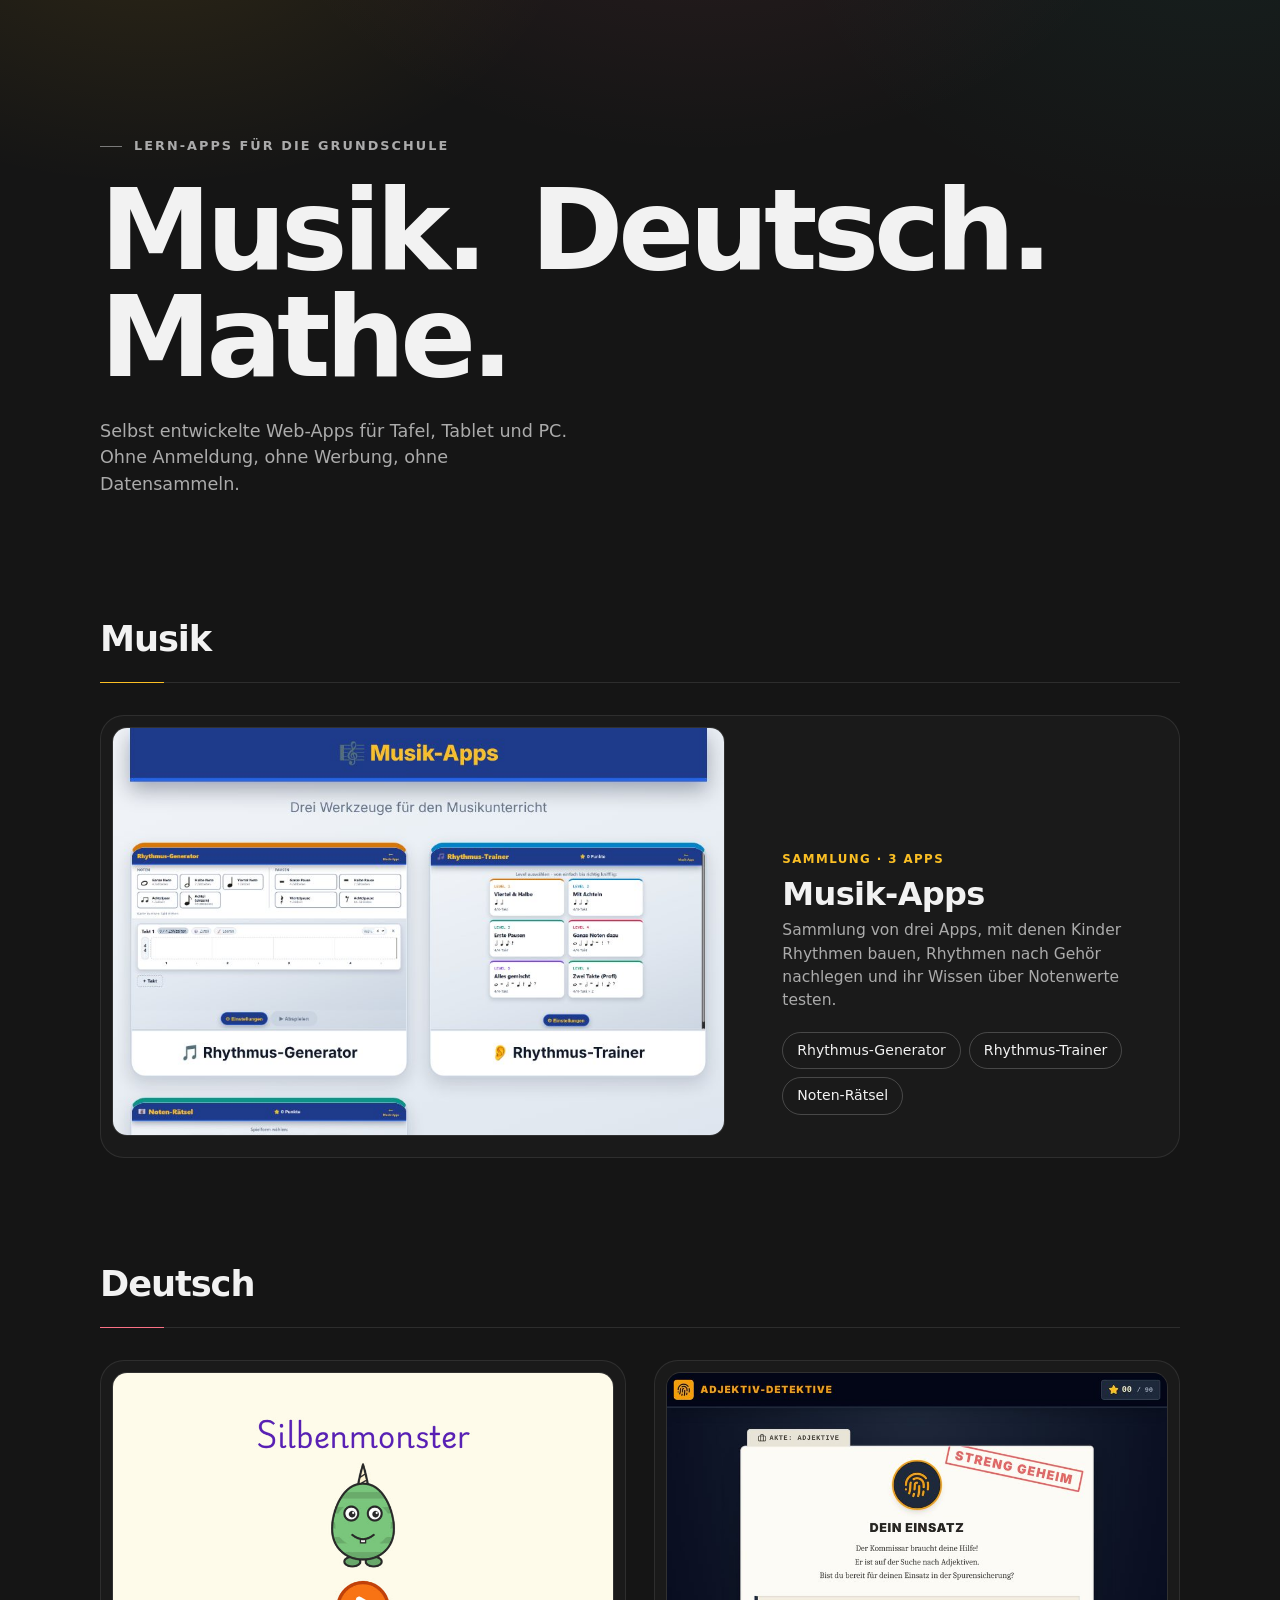
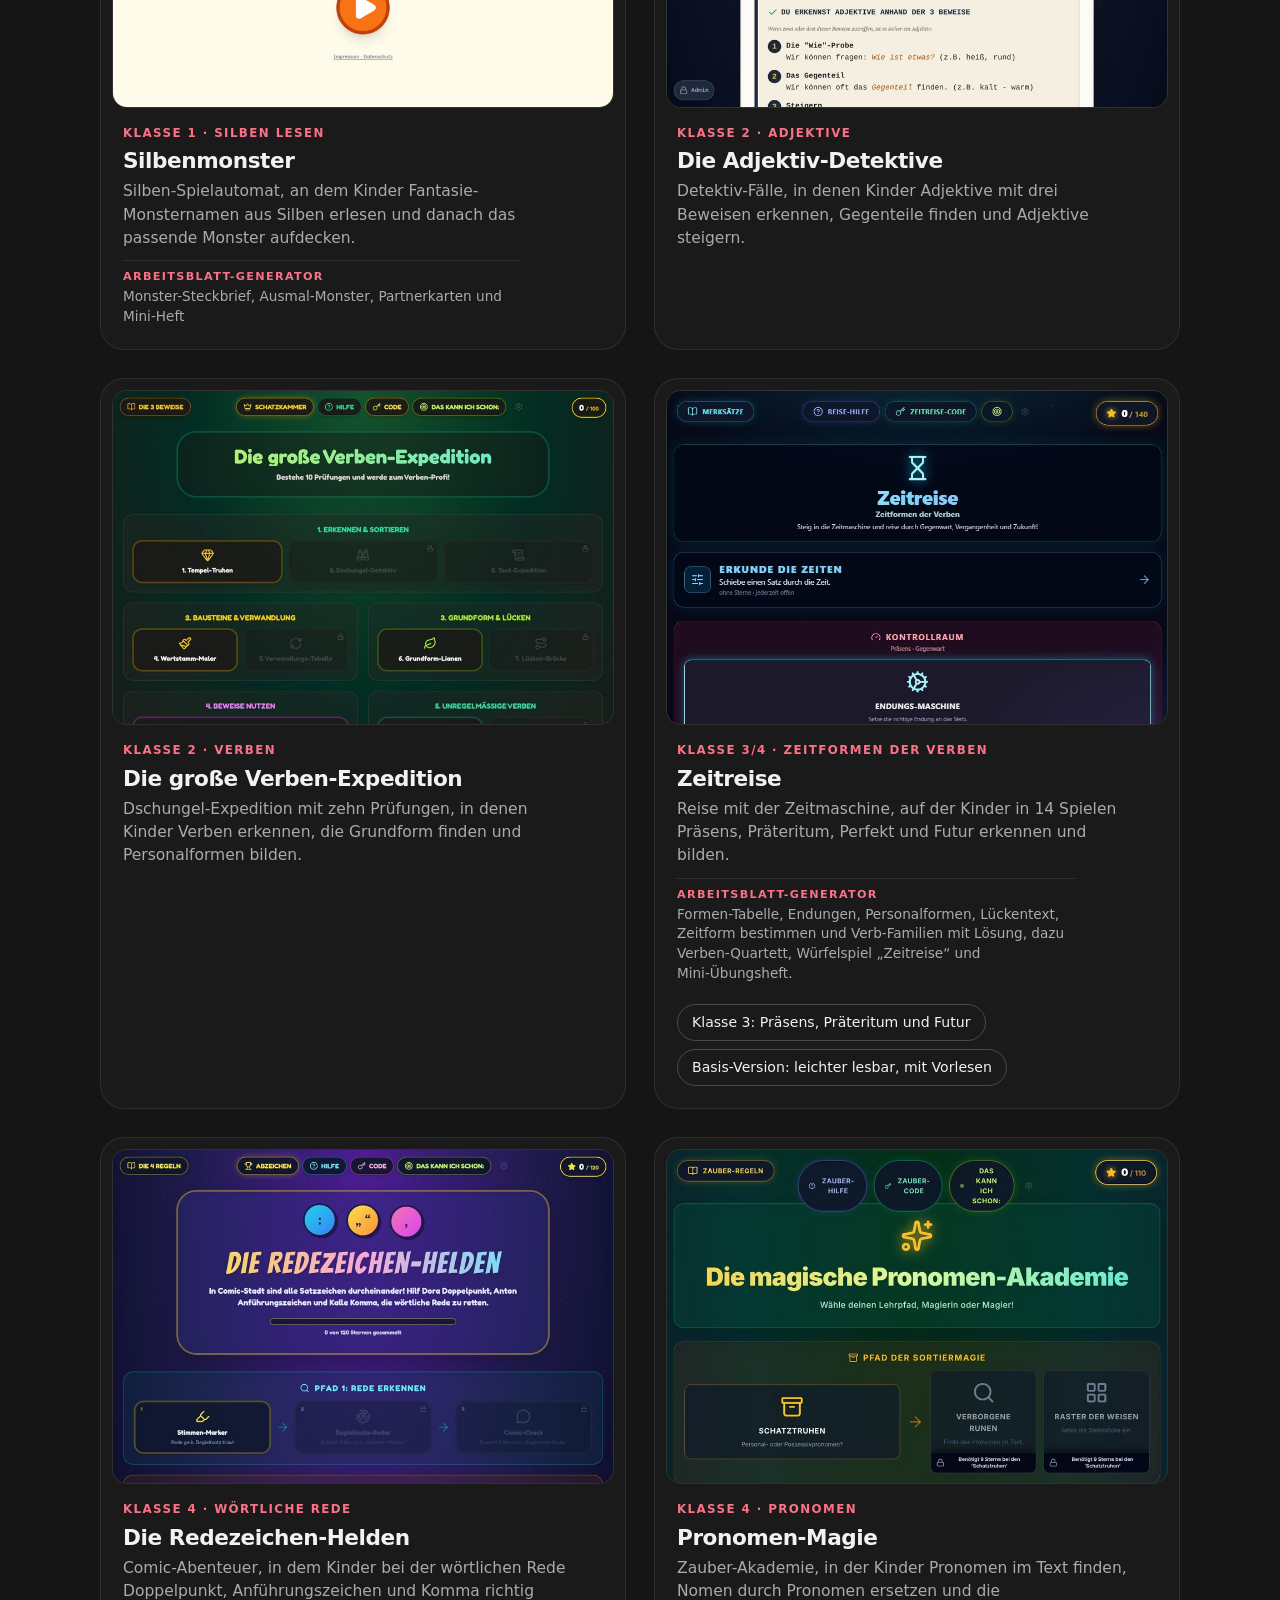
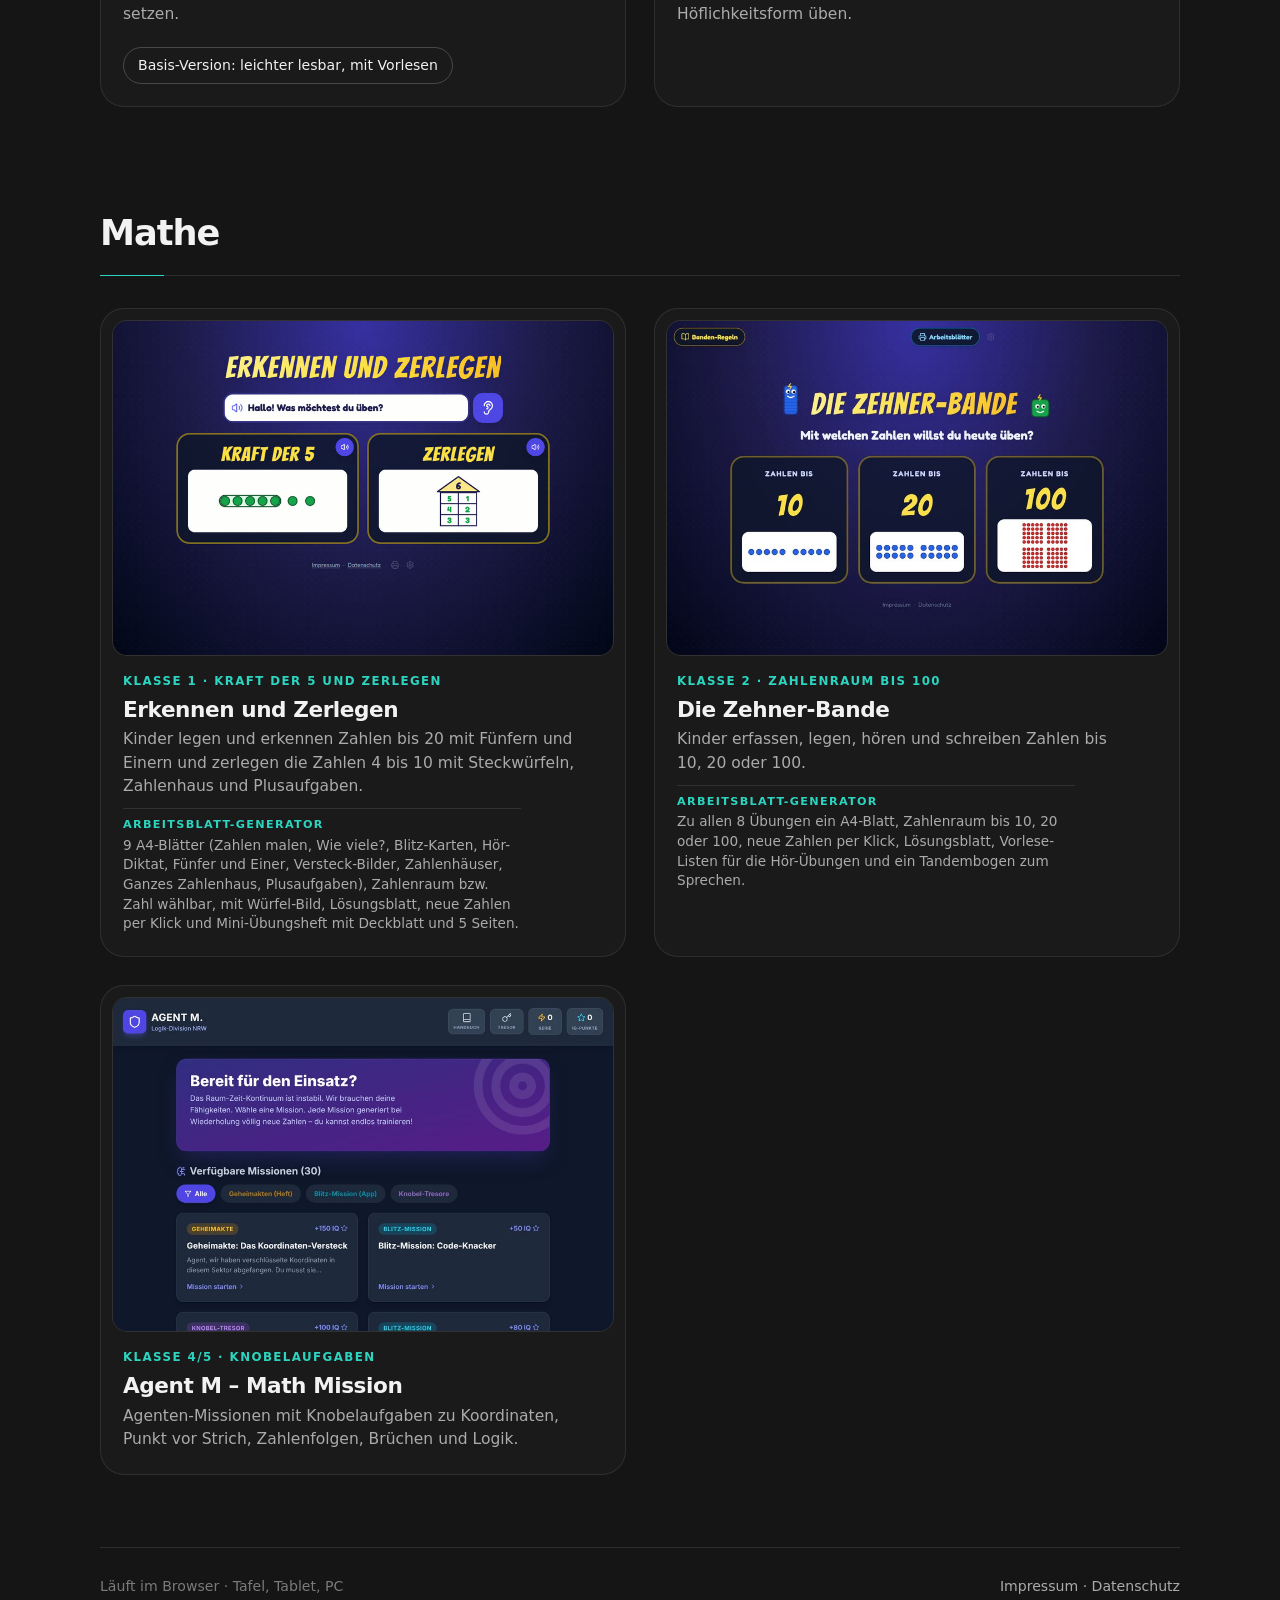
<file: index.html>
<!DOCTYPE html>
<html lang="de">
<head>
<meta charset="UTF-8">
<meta name="viewport" content="width=device-width, initial-scale=1.0">
<meta name="color-scheme" content="dark">
<meta name="theme-color" content="#151515">
<title>Lern-Apps für die Grundschule</title>
<meta name="description" content="Übersicht über selbst erstellte Lern-Apps für Musik, Deutsch und Mathe in der Grundschule.">
<link rel="stylesheet" href="style.css?v=10">
</head>
<body>

<header class="hero">
  <p class="kicker">Lern-Apps für die Grundschule</p>
  <h1>
    <a href="#musik" class="t-musik">Musik.</a>
    <a href="#deutsch" class="t-deutsch">Deutsch.</a>
    <a href="#mathe" class="t-mathe">Mathe.</a>
  </h1>
  <p class="lead">Selbst entwickelte Web-Apps für Tafel, Tablet und PC. Ohne Anmeldung, ohne Werbung, ohne Datensammeln.</p>
</header>

<main>

  <section id="musik" class="subject t-musik">
    <header class="subject-head">
      <h2>Musik</h2>
    </header>

    <div class="cards">
      <article class="card card-wide">
        <a class="card-link" href="https://mitlaeuferfotografie.github.io/Musik-Apps/">
          <span class="card-media">
            <img src="assets/musik-apps.jpg" alt="Vorschau der Musik-Apps-Übersicht" loading="lazy" width="900" height="600">
            <span class="arrow" aria-hidden="true">↗</span>
          </span>
          <span class="card-body">
            <span class="card-meta">Sammlung · 3 Apps</span>
            <span class="card-title">Musik-Apps</span>
            <span class="card-text">Sammlung von drei Apps, mit denen Kinder Rhythmen bauen, Rhythmen nach Gehör nachlegen und ihr Wissen über Notenwerte testen.</span>
          </span>
        </a>
        <ul class="sub-apps" aria-label="Direkt zu einer Musik-App">
          <li><a href="https://mitlaeuferfotografie.github.io/Rhythmus-Generator/">Rhythmus-Generator</a></li>
          <li><a href="https://mitlaeuferfotografie.github.io/Rhythmus-Trainer/">Rhythmus-Trainer</a></li>
          <li><a href="https://mitlaeuferfotografie.github.io/Noten-Raetsel/">Noten-Rätsel</a></li>
        </ul>
      </article>
    </div>
  </section>

  <section id="deutsch" class="subject t-deutsch">
    <header class="subject-head">
      <h2>Deutsch</h2>
    </header>

    <div class="cards">
      <article class="card">
        <a class="card-link" href="https://mitlaeuferfotografie.github.io/silbenmonster/">
          <span class="card-media">
            <img src="assets/silbenmonster.jpg" alt="Vorschau der App Silbenmonster" loading="lazy" width="900" height="600">
            <span class="arrow" aria-hidden="true">↗</span>
          </span>
          <span class="card-body">
            <span class="card-meta">Klasse 1 · Silben lesen</span>
            <span class="card-title">Silbenmonster</span>
            <span class="card-text">Silben-Spielautomat, an dem Kinder Fantasie-Monsternamen aus Silben erlesen und danach das passende Monster aufdecken.</span>
            <span class="card-extra"><span class="card-extra-label">Arbeitsblatt-Generator</span>Monster-Steckbrief, Ausmal-Monster, Partnerkarten und Mini-Heft</span>
          </span>
        </a>
      </article>

      <article class="card">
        <a class="card-link" href="https://mitlaeuferfotografie.github.io/AdjektiveDetektiv/">
          <span class="card-media">
            <img src="assets/adjektiv-detektive.jpg" alt="Vorschau der App Die Adjektiv-Detektive" loading="lazy" width="900" height="600">
            <span class="arrow" aria-hidden="true">↗</span>
          </span>
          <span class="card-body">
            <span class="card-meta">Klasse 2 · Adjektive</span>
            <span class="card-title">Die Adjektiv-Detektive</span>
            <span class="card-text">Detektiv-Fälle, in denen Kinder Adjektive mit drei Beweisen erkennen, Gegenteile finden und Adjektive steigern.</span>
          </span>
        </a>
      </article>

      <article class="card">
        <a class="card-link" href="https://mitlaeuferfotografie.github.io/verben_expedition/">
          <span class="card-media">
            <img src="assets/verben-expedition.jpg" alt="Vorschau der App Die große Verben-Expedition" loading="lazy" width="900" height="600">
            <span class="arrow" aria-hidden="true">↗</span>
          </span>
          <span class="card-body">
            <span class="card-meta">Klasse 2 · Verben</span>
            <span class="card-title">Die große Verben-Expedition</span>
            <span class="card-text">Dschungel-Expedition mit zehn Prüfungen, in denen Kinder Verben erkennen, die Grundform finden und Personalformen bilden.</span>
          </span>
        </a>
      </article>

      <article class="card">
        <a class="card-link" href="https://mitlaeuferfotografie.github.io/zeitreise/">
          <span class="card-media">
            <img src="assets/zeitreise.jpg" alt="Vorschau der App Zeitreise" loading="lazy" width="900" height="600">
            <span class="arrow" aria-hidden="true">↗</span>
          </span>
          <span class="card-body">
            <span class="card-meta">Klasse 3/4 · Zeitformen der Verben</span>
            <span class="card-title">Zeitreise</span>
            <span class="card-text">Reise mit der Zeitmaschine, auf der Kinder in 14 Spielen Präsens, Präteritum, Perfekt und Futur erkennen und bilden.</span>
            <span class="card-extra"><span class="card-extra-label">Arbeitsblatt-Generator</span>Formen-Tabelle, Endungen, Personalformen, Lückentext, Zeitform bestimmen und Verb-Familien mit Lösung, dazu Verben-Quartett, Würfelspiel „Zeitreise“ und Mini-Übungsheft.</span>
          </span>
        </a>
        <ul class="sub-apps" aria-label="Weitere Fassungen der Zeitreise">
          <li><a href="https://mitlaeuferfotografie.github.io/zeitreise/?stufe=3">Klasse 3: Präsens, Präteritum und Futur</a></li>
          <li><a href="https://mitlaeuferfotografie.github.io/zeitreise/basis/">Basis-Version: leichter lesbar, mit Vorlesen</a></li>
        </ul>
      </article>

      <article class="card">
        <a class="card-link" href="https://mitlaeuferfotografie.github.io/redezeichen-helden/">
          <span class="card-media">
            <img src="assets/redezeichen-helden.jpg" alt="Vorschau der App Die Redezeichen-Helden" loading="lazy" width="900" height="600">
            <span class="arrow" aria-hidden="true">↗</span>
          </span>
          <span class="card-body">
            <span class="card-meta">Klasse 4 · Wörtliche Rede</span>
            <span class="card-title">Die Redezeichen-Helden</span>
            <span class="card-text">Comic-Abenteuer, in dem Kinder bei der wörtlichen Rede Doppelpunkt, Anführungszeichen und Komma richtig setzen.</span>
          </span>
        </a>
        <ul class="sub-apps" aria-label="Weitere Fassung der Redezeichen-Helden">
          <li><a href="https://mitlaeuferfotografie.github.io/redezeichen-helden/basis/">Basis-Version: leichter lesbar, mit Vorlesen</a></li>
        </ul>
      </article>

      <article class="card">
        <a class="card-link" href="https://mitlaeuferfotografie.github.io/pronomen-magie/">
          <span class="card-media">
            <img src="assets/pronomen-magie.jpg" alt="Vorschau der App Pronomen-Magie" loading="lazy" width="900" height="600">
            <span class="arrow" aria-hidden="true">↗</span>
          </span>
          <span class="card-body">
            <span class="card-meta">Klasse 4 · Pronomen</span>
            <span class="card-title">Pronomen-Magie</span>
            <span class="card-text">Zauber-Akademie, in der Kinder Pronomen im Text finden, Nomen durch Pronomen ersetzen und die Höflichkeitsform üben.</span>
          </span>
        </a>
      </article>
    </div>
  </section>

  <section id="mathe" class="subject t-mathe">
    <header class="subject-head">
      <h2>Mathe</h2>
    </header>

    <div class="cards">
      <article class="card">
        <a class="card-link" href="https://mitlaeuferfotografie.github.io/erkennen_und_zerlegen/">
          <span class="card-media">
            <img src="assets/erkennen-und-zerlegen.jpg" alt="Vorschau der App Erkennen und Zerlegen" loading="lazy" width="900" height="600">
            <span class="arrow" aria-hidden="true">↗</span>
          </span>
          <span class="card-body">
            <span class="card-meta">Klasse 1 · Kraft der 5 und Zerlegen</span>
            <span class="card-title">Erkennen und Zerlegen</span>
            <span class="card-text">Kinder legen und erkennen Zahlen bis 20 mit Fünfern und Einern und zerlegen die Zahlen 4 bis 10 mit Steckwürfeln, Zahlenhaus und Plusaufgaben.</span>
            <span class="card-extra"><span class="card-extra-label">Arbeitsblatt-Generator</span>9 A4-Blätter (Zahlen malen, Wie viele?, Blitz-Karten, Hör-Diktat, Fünfer und Einer, Versteck-Bilder, Zahlenhäuser, Ganzes Zahlenhaus, Plusaufgaben), Zahlenraum bzw. Zahl wählbar, mit Würfel-Bild, Lösungsblatt, neue Zahlen per Klick und Mini-Übungsheft mit Deckblatt und 5 Seiten.</span>
          </span>
        </a>
      </article>

      <article class="card">
        <a class="card-link" href="https://mitlaeuferfotografie.github.io/zehner-bande/">
          <span class="card-media">
            <img src="assets/zehner-bande.jpg" alt="Vorschau der App Die Zehner-Bande" loading="lazy" width="900" height="600">
            <span class="arrow" aria-hidden="true">↗</span>
          </span>
          <span class="card-body">
            <span class="card-meta">Klasse 2 · Zahlenraum bis 100</span>
            <span class="card-title">Die Zehner-Bande</span>
            <span class="card-text">Kinder erfassen, legen, hören und schreiben Zahlen bis 10, 20 oder 100.</span>
            <span class="card-extra"><span class="card-extra-label">Arbeitsblatt-Generator</span>Zu allen 8 Übungen ein A4-Blatt, Zahlenraum bis 10, 20 oder 100, neue Zahlen per Klick, Lösungsblatt, Vorlese-Listen für die Hör-Übungen und ein Tandembogen zum Sprechen.</span>
          </span>
        </a>
      </article>

      <article class="card">
        <a class="card-link" href="https://mitlaeuferfotografie.github.io/MatheAgent/">
          <span class="card-media">
            <img src="assets/agent-m.jpg" alt="Vorschau der App Agent M – Math Mission" loading="lazy" width="900" height="600">
            <span class="arrow" aria-hidden="true">↗</span>
          </span>
          <span class="card-body">
            <span class="card-meta">Klasse 4/5 · Knobelaufgaben</span>
            <span class="card-title">Agent M – Math Mission</span>
            <span class="card-text">Agenten-Missionen mit Knobelaufgaben zu Koordinaten, Punkt vor Strich, Zahlenfolgen, Brüchen und Logik.</span>
          </span>
        </a>
      </article>
    </div>
  </section>

</main>

<footer class="page-footer">
  <span>Läuft im Browser · Tafel, Tablet, PC</span>
  <a href="impressum.html">Impressum · Datenschutz</a>
</footer>

</body>
</html>
</file>
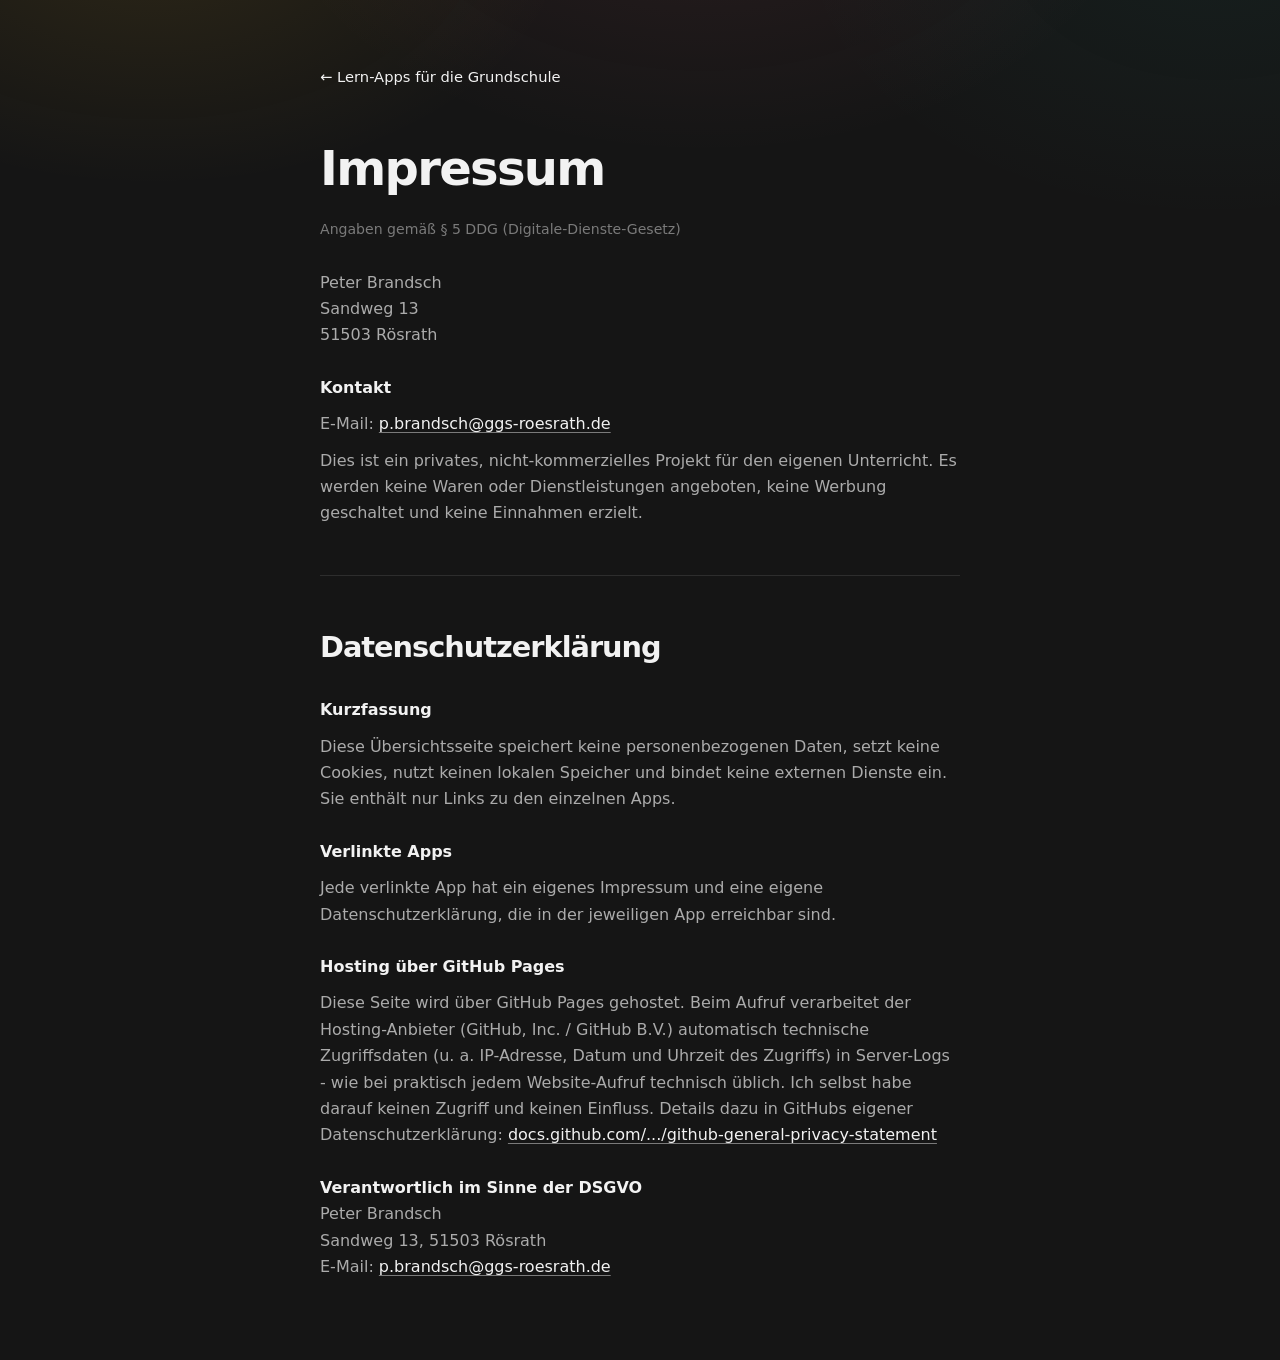
<file: impressum.html>
<!DOCTYPE html>
<html lang="de">
<head>
<meta charset="UTF-8">
<meta name="viewport" content="width=device-width, initial-scale=1.0">
<meta name="color-scheme" content="dark">
<title>Impressum &amp; Datenschutz – Lern-Apps</title>
<link rel="stylesheet" href="style.css?v=10">
<style>
  .legal { max-width: 640px; margin: 0 auto; padding: 64px 0 80px; line-height: 1.65; }
  .back-link { display: inline-block; margin-bottom: 40px; color: var(--ink-soft); font-size: .92rem; font-weight: 500; text-decoration: none; }
  .back-link:hover { color: var(--ink); }
  .legal h1, .legal h2 { font-weight: 800; letter-spacing: -.035em; }
  .legal h1 { font-size: clamp(2.2rem, 6vw, 3rem); margin: 0 0 6px; }
  .legal h2 { font-size: 1.8rem; margin: 0 0 6px; }
  .legal p { margin: 10px 0; color: var(--ink-soft); }
  .legal .meta { color: var(--ink-faint); font-size: .88rem; margin-bottom: 28px; }
  .legal strong { display: block; margin-top: 26px; color: var(--ink); font-weight: 650; }
  .legal address { font-style: normal; color: var(--ink-soft); }
  .legal a { color: var(--ink); text-underline-offset: 3px; text-decoration-color: var(--ink-faint); }
  .legal hr { border: none; border-top: 1px solid var(--line); margin: 48px 0; }
</style>
</head>
<body>

<div class="legal">
  <a class="back-link" href="index.html">← Lern-Apps für die Grundschule</a>

  <h1>Impressum</h1>
  <p class="meta">Angaben gemäß § 5 DDG (Digitale-Dienste-Gesetz)</p>

  <address>
    Peter Brandsch<br>
    Sandweg 13<br>
    51503 Rösrath
  </address>

  <strong>Kontakt</strong>
  <p>E-Mail: <a href="mailto:p.brandsch@ggs-roesrath.de">p.brandsch@ggs-roesrath.de</a></p>

  <p>Dies ist ein privates, nicht-kommerzielles Projekt für den eigenen Unterricht. Es werden keine Waren oder Dienstleistungen angeboten, keine Werbung geschaltet und keine Einnahmen erzielt.</p>

  <hr>

  <h2>Datenschutzerklärung</h2>

  <strong>Kurzfassung</strong>
  <p>Diese Übersichtsseite speichert keine personenbezogenen Daten, setzt keine Cookies, nutzt keinen lokalen Speicher und bindet keine externen Dienste ein. Sie enthält nur Links zu den einzelnen Apps.</p>

  <strong>Verlinkte Apps</strong>
  <p>Jede verlinkte App hat ein eigenes Impressum und eine eigene Datenschutzerklärung, die in der jeweiligen App erreichbar sind.</p>

  <strong>Hosting über GitHub Pages</strong>
  <p>Diese Seite wird über GitHub Pages gehostet. Beim Aufruf verarbeitet der Hosting-Anbieter (GitHub, Inc. / GitHub B.V.) automatisch technische Zugriffsdaten (u. a. IP-Adresse, Datum und Uhrzeit des Zugriffs) in Server-Logs - wie bei praktisch jedem Website-Aufruf technisch üblich. Ich selbst habe darauf keinen Zugriff und keinen Einfluss. Details dazu in GitHubs eigener Datenschutzerklärung: <a href="https://docs.github.com/en/site-policy/privacy-policies/github-general-privacy-statement" target="_blank" rel="noopener">docs.github.com/.../github-general-privacy-statement</a></p>

  <strong>Verantwortlich im Sinne der DSGVO</strong>
  <address>
    Peter Brandsch<br>
    Sandweg 13, 51503 Rösrath<br>
    E-Mail: <a href="mailto:p.brandsch@ggs-roesrath.de">p.brandsch@ggs-roesrath.de</a>
  </address>
</div>

</body>
</html>
</file>
<file: style.css>
:root {
  --bg: #151515;
  --surface: #1f1f1f;
  --ink: #f2f2f2;
  --ink-soft: #ababab;
  --ink-faint: #7a7a7a;
  --line: rgba(255, 255, 255, .10);
  --line-strong: rgba(255, 255, 255, .20);
  --musik: #fbbf24;
  --deutsch: #fb7185;
  --mathe: #2dd4bf;
  --sans: system-ui, -apple-system, "Segoe UI Variable Display", "Segoe UI", Roboto, "Helvetica Neue", Arial, sans-serif;
  --radius: 18px;
  /* Für die Impressum-Seite */
  --serif: var(--sans);
}

* { box-sizing: border-box; }

html {
  scroll-behavior: smooth;
  background: var(--bg);
  color-scheme: dark;
}

body {
  margin: 0;
  padding: 0 20px;
  color: var(--ink);
  font-family: var(--sans);
  line-height: 1.5;
  -webkit-font-smoothing: antialiased;
  background:
    radial-gradient(600px 380px at 12% -80px, rgba(251, 191, 36, .10), transparent 70%),
    radial-gradient(640px 420px at 55% -140px, rgba(251, 113, 133, .09), transparent 70%),
    radial-gradient(600px 400px at 95% -60px, rgba(45, 212, 191, .05), transparent 70%),
    var(--bg) no-repeat;
}

::selection { background: rgba(251, 113, 133, .35); }

.t-musik { --c: var(--musik); }
.t-deutsch { --c: var(--deutsch); }
.t-mathe { --c: var(--mathe); }

/* ---------- Hero ---------- */
.hero {
  max-width: 1080px;
  margin: 0 auto;
  padding: clamp(64px, 12vw, 136px) 0 clamp(48px, 8vw, 88px);
}

.kicker {
  margin: 0 0 22px;
  color: var(--ink-soft);
  font-size: .8rem;
  font-weight: 600;
  letter-spacing: .16em;
  text-transform: uppercase;
}
.kicker::before {
  content: "";
  display: inline-block;
  width: 22px;
  height: 1px;
  margin-right: 12px;
  vertical-align: middle;
  background: var(--ink-faint);
}

.hero h1 {
  margin: 0;
  font-size: clamp(2.9rem, 10.5vw, 7rem);
  font-weight: 800;
  line-height: .95;
  letter-spacing: -.045em;
}

.hero h1 a {
  display: inline-block;
  margin-right: .12em;
  color: var(--ink);
  text-decoration: none;
  transition: color .25s ease;
}
.hero h1 a:hover, .hero h1 a:focus-visible { color: var(--c); outline: none; }

.lead {
  max-width: 470px;
  margin: 28px 0 0;
  color: var(--ink-soft);
  font-size: clamp(1rem, 2vw, 1.1rem);
}

/* ---------- Fächer ---------- */
main { max-width: 1080px; margin: 0 auto; }

.subject { padding: 28px 0 72px; scroll-margin-top: 16px; }

.subject-head {
  display: flex;
  align-items: baseline;
  justify-content: space-between;
  gap: 16px;
  padding-bottom: 16px;
  margin-bottom: 32px;
  border-bottom: 1px solid var(--line);
  position: relative;
}
.subject-head::after {
  content: "";
  position: absolute;
  left: 0;
  bottom: -1px;
  width: 64px;
  height: 1px;
  background: var(--c);
}

.subject-head h2 {
  margin: 0;
  font-size: clamp(1.6rem, 3.5vw, 2.2rem);
  font-weight: 700;
  letter-spacing: -.03em;
}

/* ---------- Karten ---------- */
.cards {
  display: grid;
  grid-template-columns: 1fr;
  gap: 28px;
}
@media (min-width: 680px) {
  .cards { grid-template-columns: 1fr 1fr; }
}

.card {
  display: flex;
  flex-direction: column;
  padding: 12px 12px 22px;
  border: 1px solid rgba(255, 255, 255, .09);
  border-radius: 24px;
  background: rgba(255, 255, 255, .025);
  transition: border-color .3s ease, box-shadow .35s ease, transform .35s cubic-bezier(.2, .7, .2, 1), background .3s ease;
}
.card:hover, .card:focus-within {
  border-color: rgba(255, 255, 255, .38);
  background: rgba(255, 255, 255, .04);
  transform: translateY(-4px);
  box-shadow: 0 0 0 1px rgba(255, 255, 255, .06), 0 0 36px -6px rgba(255, 255, 255, .14), 0 28px 60px -28px rgba(255, 255, 255, .18);
}

.card-link {
  display: flex;
  flex-direction: column;
  gap: 18px;
  color: inherit;
  text-decoration: none;
}
.card-link:focus-visible { outline: none; }

.card-media {
  position: relative;
  display: block;
  border-radius: 14px;
  overflow: hidden;
  background: var(--surface);
  box-shadow: 0 0 0 1px var(--line);
}
.card-media img {
  display: block;
  width: 100%;
  height: auto;
  aspect-ratio: 3 / 2;
  object-fit: cover;
  object-position: top;
  transition: transform .6s cubic-bezier(.2, .7, .2, 1);
}

.arrow {
  position: absolute;
  top: 12px;
  right: 12px;
  display: grid;
  place-items: center;
  width: 40px;
  height: 40px;
  border-radius: 50%;
  background: #fff;
  color: #151515;
  font-size: 1.15rem;
  font-weight: 700;
  box-shadow: 0 4px 16px rgba(0, 0, 0, .35);
  opacity: 0;
  transform: translate(-6px, 6px) scale(.85);
  transition: opacity .25s ease, transform .35s cubic-bezier(.2, .7, .2, 1);
}

.card:hover .card-media img { transform: scale(1.025); }
.card:hover .arrow,
.card-link:focus-visible .arrow { opacity: 1; transform: none; }

.card-body { display: flex; flex-direction: column; gap: 6px; padding: 0 10px; }

.card-meta {
  color: var(--c);
  font-size: .74rem;
  font-weight: 650;
  letter-spacing: .12em;
  text-transform: uppercase;
}

.card-title {
  font-size: 1.35rem;
  font-weight: 700;
  letter-spacing: -.02em;
  line-height: 1.2;
}

.card-text {
  max-width: 46ch;
  color: var(--ink-soft);
  font-size: .97rem;
}

/* Zusatzzeile für Apps mit Arbeitsblatt-Generator: klein, mit Trennlinie, Überschrift in der Fachfarbe */
.card-extra {
  display: block;
  max-width: 46ch;
  margin-top: 4px;
  padding-top: 8px;
  border-top: 1px solid var(--line);
  color: var(--ink-soft);
  font-size: .85rem;
  line-height: 1.45;
}
.card-extra-label {
  display: block;
  margin-bottom: 2px;
  color: var(--c);
  font-size: .7rem;
  font-weight: 650;
  letter-spacing: .12em;
  text-transform: uppercase;
}

/* breite Karte (Musik) */
.card-wide { grid-column: 1 / -1; }
@media (min-width: 820px) {
  .card-wide {
    display: grid;
    grid-template-columns: 58% 1fr;
    grid-template-rows: 1fr auto 1fr;
    column-gap: 48px;
  }
  .card-wide .card-link { display: contents; }
  .card-wide .card-media { grid-column: 1; grid-row: 1 / 4; }
  .card-wide .card-body { grid-column: 2; grid-row: 2; }
  .card-wide .sub-apps { grid-column: 2; grid-row: 3; align-self: start; padding-left: 10px; }
  .card-wide .card-title { font-size: 2rem; }
}

.sub-apps {
  display: flex;
  flex-wrap: wrap;
  gap: 8px;
  margin: 20px 0 0;
  padding: 0 10px;
  list-style: none;
}
.sub-apps a {
  display: inline-block;
  padding: 7px 14px;
  border: 1px solid var(--line-strong);
  border-radius: 999px;
  color: var(--ink);
  font-size: .88rem;
  text-decoration: none;
  transition: border-color .2s, color .2s, background .2s;
}
.sub-apps a:hover, .sub-apps a:focus-visible {
  border-color: rgba(255, 255, 255, .7);
  color: #fff;
  background: rgba(255, 255, 255, .08);
  outline: none;
}

/* ---------- Fußzeile ---------- */
.page-footer {
  max-width: 1080px;
  margin: 0 auto;
  padding: 28px 0 48px;
  border-top: 1px solid var(--line);
  display: flex;
  flex-wrap: wrap;
  justify-content: space-between;
  gap: 12px;
  color: var(--ink-faint);
  font-size: .88rem;
}
.page-footer a { color: var(--ink-soft); text-decoration: none; }
.page-footer a:hover { color: var(--ink); }

@media (prefers-reduced-motion: reduce) {
  html { scroll-behavior: auto; }
  .card, .card-media img, .arrow { transition: none; }
  .card:hover, .card:focus-within, .card:hover .card-media img { transform: none; }
}
</file>
